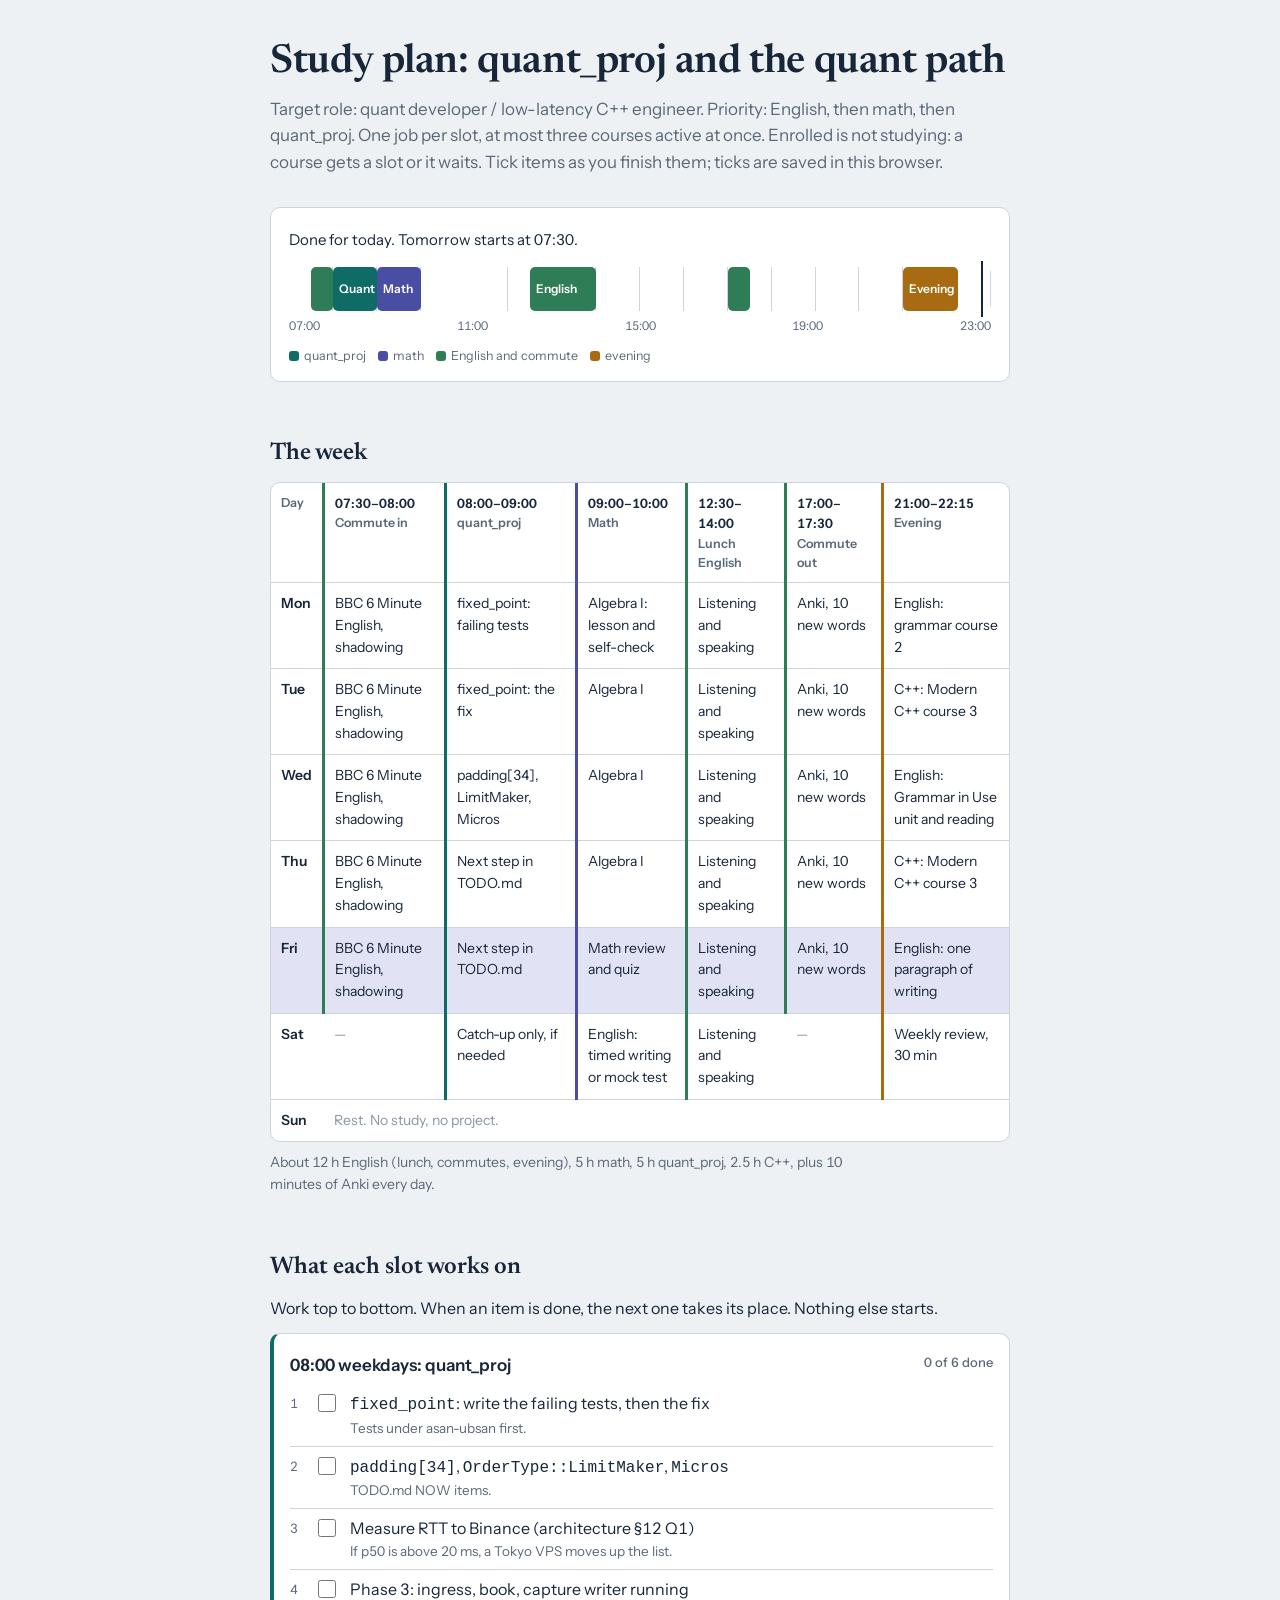
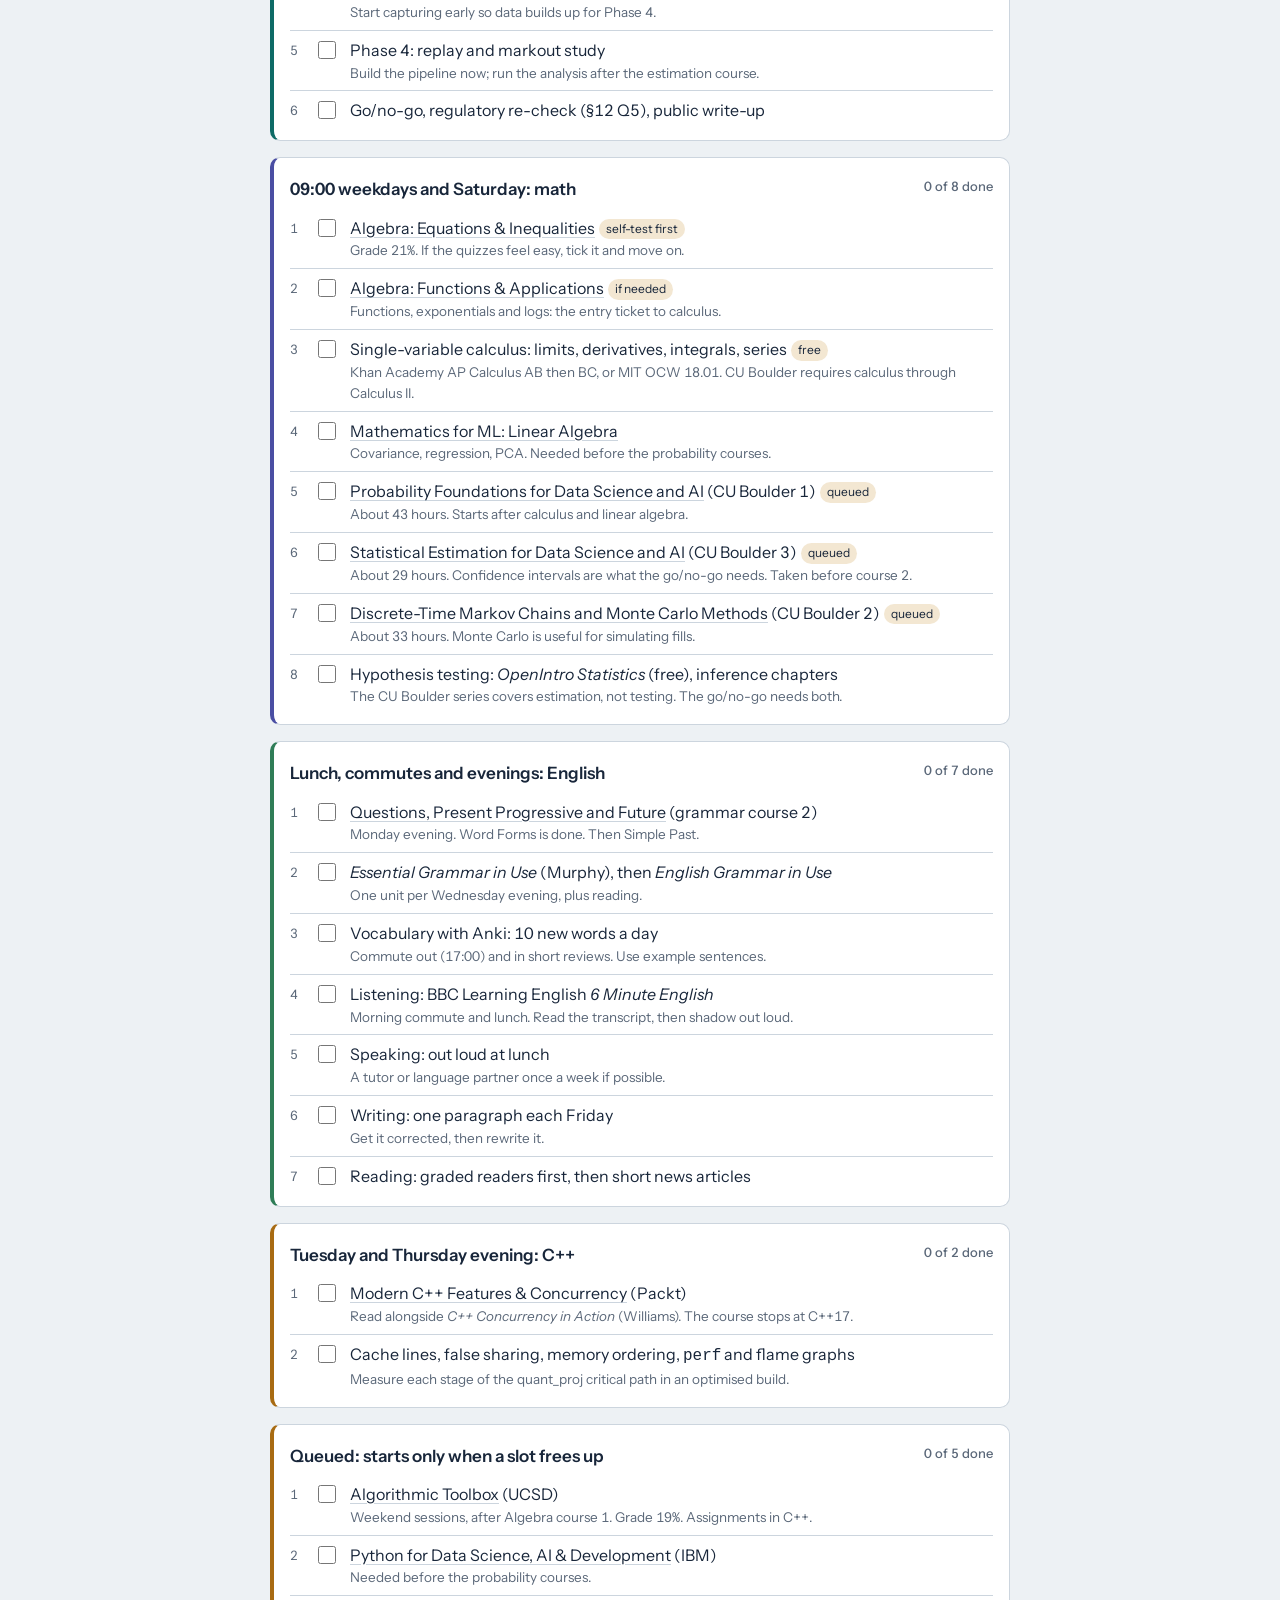
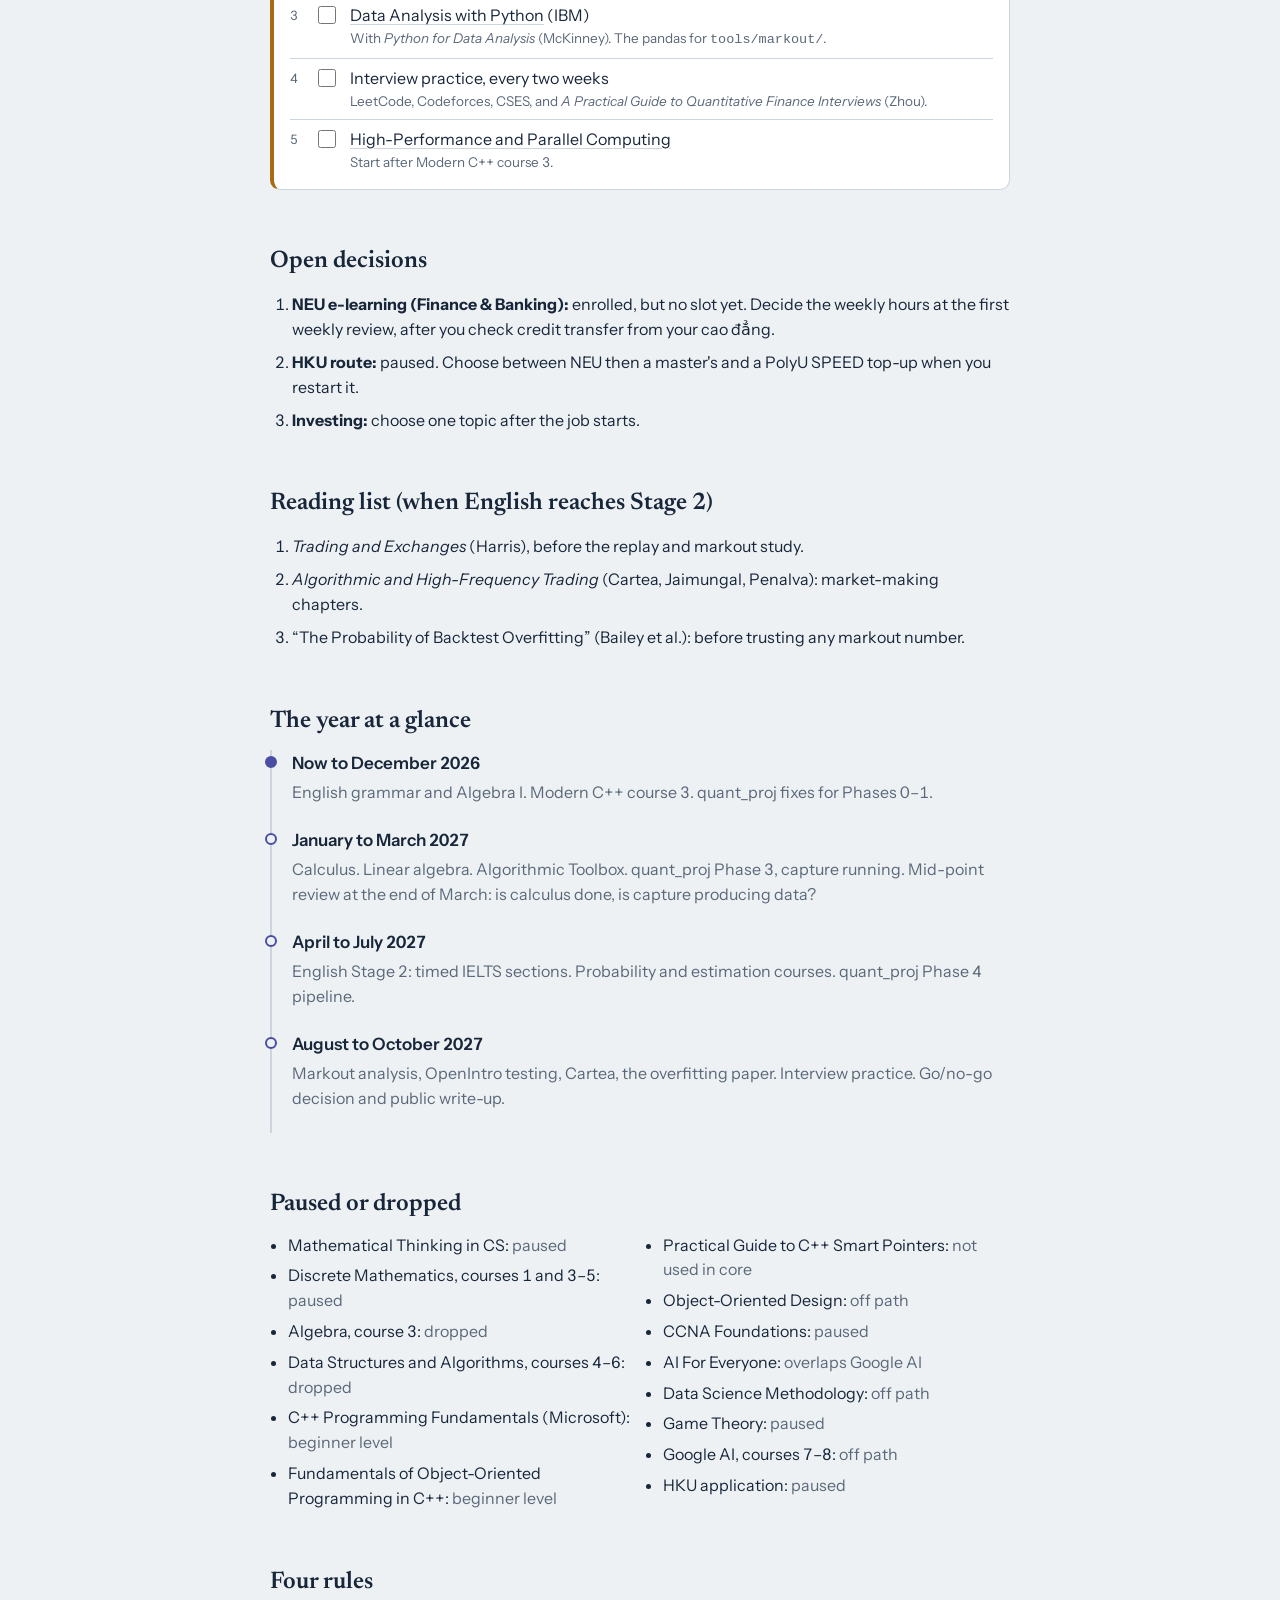
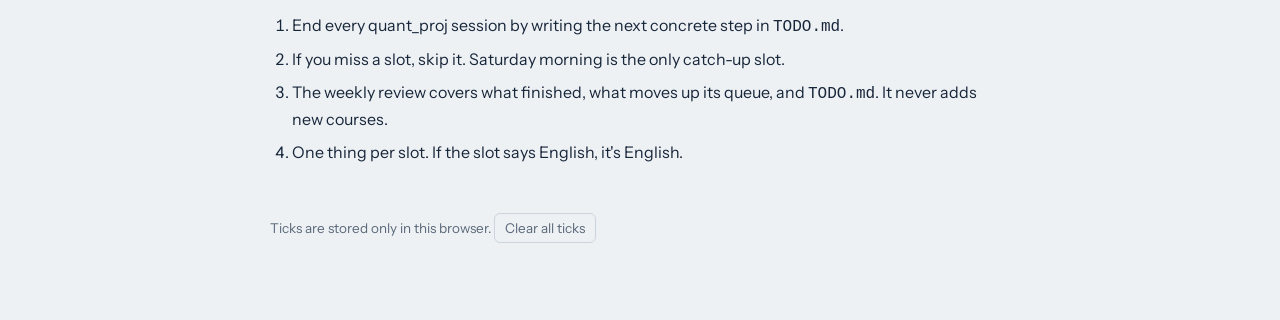
<file: content/posts/plan_learning/index.html>
<!DOCTYPE html>
<html lang="en">
<head>
<meta charset="utf-8">
<meta name="viewport" content="width=device-width, initial-scale=1, viewport-fit=cover">
<title>Study plan: quant_proj and the quant path</title>
<link rel="preconnect" href="https://fonts.googleapis.com">
<link rel="preconnect" href="https://fonts.gstatic.com" crossorigin>
<link href="https://fonts.googleapis.com/css2?family=Instrument+Sans:wght@400;500;600;700&family=Newsreader:opsz,wght@6..72,400;6..72,600&display=swap" rel="stylesheet">
<style>
:root{
  --bg:#EDF1F4; --surface:#FFFFFF; --ink:#18263A; --muted:#5B6879; --rule:#CCD5DE;
  --deep:#0E6B66; --math:#4A4EA3; --eng:#2F7D57; --eve:#A86B12; --rest:#8A94A3;
  --deep-soft:#D7ECEA; --math-soft:#E1E2F4; --eng-soft:#D9EEE2; --eve-soft:#F3E7D2;
  box-sizing:border-box;
  padding-top:env(safe-area-inset-top,0px);
  padding-bottom:env(safe-area-inset-bottom,0px);
}
@media (prefers-color-scheme:dark){
  :root:not([data-theme="light"]){
    --bg:#131A23; --surface:#1B2430; --ink:#E4EAF1; --muted:#9AA6B5; --rule:#2E3A48;
    --deep:#4FC2B9; --math:#9A9EF0; --eng:#6CC89A; --eve:#E2A64C; --rest:#6F7A89;
    --deep-soft:#173A39; --math-soft:#262850; --eng-soft:#173826; --eve-soft:#3A2E1A;
  }
}
:root[data-theme="dark"]{
  --bg:#131A23; --surface:#1B2430; --ink:#E4EAF1; --muted:#9AA6B5; --rule:#2E3A48;
  --deep:#4FC2B9; --math:#9A9EF0; --eng:#6CC89A; --eve:#E2A64C; --rest:#6F7A89;
  --deep-soft:#173A39; --math-soft:#262850; --eng-soft:#173826; --eve-soft:#3A2E1A;
}
*,*::before,*::after{box-sizing:border-box}
html{scroll-padding-top:env(safe-area-inset-top,0px)}
body{margin:0;background:var(--bg);color:var(--ink);
  font:400 16px/1.55 "Instrument Sans",system-ui,-apple-system,"Segoe UI",sans-serif;
  font-variant-numeric:tabular-nums}
main{max-width:780px;margin:0 auto;padding:40px 20px 72px}
h1{font:600 clamp(28px,5vw,40px)/1.15 "Newsreader",Georgia,serif;margin:0 0 10px;letter-spacing:-.01em}
h2{font:600 24px/1.25 "Newsreader",Georgia,serif;margin:56px 0 14px}
h3{font-size:17px;margin:28px 0 8px;font-weight:600}
p{margin:0 0 12px;max-width:68ch}
.lede{color:var(--muted);font-size:17px}
a{color:inherit;text-decoration-color:var(--rule);text-underline-offset:3px}
a:hover{text-decoration-color:currentColor}
:focus-visible{outline:2px solid var(--math);outline-offset:2px;border-radius:3px}

/* Day band */
.band{margin:32px 0 8px;background:var(--surface);border:1px solid var(--rule);border-radius:10px;padding:20px 18px 16px}
.now{font-size:15px;margin:0 0 16px;min-height:1.5em}
.now strong{font-weight:600}
.track{position:relative;height:44px;border-radius:6px;background:repeating-linear-gradient(90deg,transparent 0 calc(100%/16 - 1px),var(--rule) calc(100%/16 - 1px) calc(100%/16))}
.seg{position:absolute;top:0;bottom:0;border-radius:5px;display:flex;align-items:center;padding:0 6px;font-size:12px;font-weight:600;color:#fff;overflow:hidden;white-space:nowrap}
.seg.deep{background:var(--deep)} .seg.math{background:var(--math)} .seg.eng{background:var(--eng)} .seg.eve{background:var(--eve)}
.marker{position:absolute;top:-6px;bottom:-6px;width:2px;background:var(--ink);display:none}
.hours{display:flex;justify-content:space-between;font-size:12px;color:var(--muted);margin-top:6px}
.legend{display:flex;flex-wrap:wrap;gap:12px;font-size:12.5px;color:var(--muted);margin-top:10px}
.legend i{display:inline-block;width:10px;height:10px;border-radius:3px;margin-right:5px;vertical-align:-1px}

/* Week */
.scroll{overflow-x:auto;border:1px solid var(--rule);border-radius:10px;background:var(--surface)}
table{border-collapse:collapse;width:100%;min-width:700px;font-size:14px}
th,td{padding:10px 10px;text-align:left;border-bottom:1px solid var(--rule);vertical-align:top}
tr:last-child td{border-bottom:0}
thead th{font-weight:600;font-size:12.5px;color:var(--muted)}
thead th span{display:block;color:var(--ink);font-size:13px}
td.day{font-weight:600;width:52px}
.c-deep{border-left:3px solid var(--deep)} .c-math{border-left:3px solid var(--math)} .c-eng{border-left:3px solid var(--eng)} .c-eve{border-left:3px solid var(--eve)}
tr.today td{background:var(--math-soft)}
.restcell{color:var(--rest)}
.totals{color:var(--muted);font-size:14px;margin-top:10px}

/* Queues */
.queue{background:var(--surface);border:1px solid var(--rule);border-radius:10px;padding:6px 16px 10px;margin-bottom:16px}
.queue h3{margin:12px 0 2px;display:flex;justify-content:space-between;gap:12px;flex-wrap:wrap}
.queue h3 small{font-weight:500;color:var(--muted);font-size:13px}
.queue.deep{border-left:4px solid var(--deep)} .queue.math{border-left:4px solid var(--math)} .queue.eng{border-left:4px solid var(--eng)} .queue.eve{border-left:4px solid var(--eve)}
ol.items{list-style:none;counter-reset:q;padding:0;margin:6px 0 0}
ol.items li{counter-increment:q;display:grid;grid-template-columns:22px 26px 1fr;gap:6px;align-items:start;padding:7px 0;border-top:1px solid var(--rule)}
ol.items li:first-child{border-top:0}
ol.items li::before{content:counter(q);color:var(--muted);font-size:13px;padding-top:2px}
ol.items input{width:18px;height:18px;margin:3px 0 0;accent-color:var(--deep)}
ol.items li.done .t{text-decoration:line-through;color:var(--muted)}
.meta{display:block;color:var(--muted);font-size:13.5px}
.tag{display:inline-block;font-size:12px;padding:1px 7px;border-radius:999px;background:var(--eve-soft);margin-left:4px;vertical-align:1px}
.prog{font-size:13px;color:var(--muted)}

/* Timeline */
ol.time{list-style:none;padding:0;margin:0;border-left:2px solid var(--rule)}
ol.time li{position:relative;padding:0 0 22px 20px}
ol.time li::before{content:"";position:absolute;left:-7px;top:6px;width:12px;height:12px;border-radius:50%;background:var(--bg);border:2px solid var(--math)}
ol.time li.current::before{background:var(--math)}
ol.time h3{margin:0 0 4px}
ol.time p{color:var(--muted);margin:0}

.paused{columns:2 260px;column-gap:28px;padding-left:18px;margin:0}
.paused li{margin-bottom:6px;break-inside:avoid}
.paused .why{color:var(--muted)}
ol.rules{padding-left:22px} ol.rules li{margin-bottom:8px;max-width:68ch}
.foot{margin-top:48px;color:var(--muted);font-size:13.5px}
button.reset{font:inherit;font-size:13.5px;background:none;border:1px solid var(--rule);color:var(--muted);border-radius:6px;padding:4px 10px;cursor:pointer}
@media (prefers-reduced-motion:no-preference){ol.items li .t{transition:color .2s}}
</style>
</head>
<body>
<main>
<h1>Study plan: quant_proj and the quant path</h1>
<p class="lede">Target role: quant developer / low-latency C++ engineer. Priority: English, then math, then quant_proj. One job per slot, at most three courses active at once. Enrolled is not studying: a course gets a slot or it waits. Tick items as you finish them; ticks are saved in this browser.</p>

<section class="band" aria-label="Today's study slots">
  <p class="now" id="now">Loading today's plan…</p>
  <div class="track" id="track">
    <div class="seg eng" style="left:3.125%;width:3.125%"></div>
    <div class="seg deep" style="left:6.25%;width:6.25%">Quant</div>
    <div class="seg math" style="left:12.5%;width:6.25%">Math</div>
    <div class="seg eng" style="left:34.375%;width:9.375%">English</div>
    <div class="seg eng" style="left:62.5%;width:3.125%"></div>
    <div class="seg eve" style="left:87.5%;width:7.8125%">Evening</div>
    <div class="marker" id="marker"></div>
  </div>
  <div class="hours" aria-hidden="true"><span>07:00</span><span>11:00</span><span>15:00</span><span>19:00</span><span>23:00</span></div>
  <div class="legend" aria-hidden="true">
    <span><i style="background:var(--deep)"></i>quant_proj</span>
    <span><i style="background:var(--math)"></i>math</span>
    <span><i style="background:var(--eng)"></i>English and commute</span>
    <span><i style="background:var(--eve)"></i>evening</span>
  </div>
</section>

<h2>The week</h2>
<div class="scroll">
<table>
  <thead><tr>
    <th>Day</th>
    <th class="c-eng"><span>07:30–08:00</span>Commute in</th>
    <th class="c-deep"><span>08:00–09:00</span>quant_proj</th>
    <th class="c-math"><span>09:00–10:00</span>Math</th>
    <th class="c-eng"><span>12:30–14:00</span>Lunch English</th>
    <th class="c-eng"><span>17:00–17:30</span>Commute out</th>
    <th class="c-eve"><span>21:00–22:15</span>Evening</th>
  </tr></thead>
  <tbody id="week">
    <tr data-d="1"><td class="day">Mon</td><td class="c-eng">BBC 6 Minute English, shadowing</td><td class="c-deep">fixed_point: failing tests</td><td class="c-math">Algebra I: lesson and self-check</td><td class="c-eng">Listening and speaking</td><td class="c-eng">Anki, 10 new words</td><td class="c-eve">English: grammar course 2</td></tr>
    <tr data-d="2"><td class="day">Tue</td><td class="c-eng">BBC 6 Minute English, shadowing</td><td class="c-deep">fixed_point: the fix</td><td class="c-math">Algebra I</td><td class="c-eng">Listening and speaking</td><td class="c-eng">Anki, 10 new words</td><td class="c-eve">C++: Modern C++ course 3</td></tr>
    <tr data-d="3"><td class="day">Wed</td><td class="c-eng">BBC 6 Minute English, shadowing</td><td class="c-deep">padding[34], LimitMaker, Micros</td><td class="c-math">Algebra I</td><td class="c-eng">Listening and speaking</td><td class="c-eng">Anki, 10 new words</td><td class="c-eve">English: Grammar in Use unit and reading</td></tr>
    <tr data-d="4"><td class="day">Thu</td><td class="c-eng">BBC 6 Minute English, shadowing</td><td class="c-deep">Next step in TODO.md</td><td class="c-math">Algebra I</td><td class="c-eng">Listening and speaking</td><td class="c-eng">Anki, 10 new words</td><td class="c-eve">C++: Modern C++ course 3</td></tr>
    <tr data-d="5"><td class="day">Fri</td><td class="c-eng">BBC 6 Minute English, shadowing</td><td class="c-deep">Next step in TODO.md</td><td class="c-math">Math review and quiz</td><td class="c-eng">Listening and speaking</td><td class="c-eng">Anki, 10 new words</td><td class="c-eve">English: one paragraph of writing</td></tr>
    <tr data-d="6"><td class="day">Sat</td><td class="restcell">—</td><td class="c-deep">Catch-up only, if needed</td><td class="c-math">English: timed writing or mock test</td><td class="c-eng">Listening and speaking</td><td class="restcell">—</td><td class="c-eve">Weekly review, 30 min</td></tr>
    <tr data-d="0"><td class="day">Sun</td><td class="restcell" colspan="6">Rest. No study, no project.</td></tr>
  </tbody>
</table>
</div>
<p class="totals">About 12 h English (lunch, commutes, evening), 5 h math, 5 h quant_proj, 2.5 h C++, plus 10 minutes of Anki every day.</p>

<h2>What each slot works on</h2>
<p>Work top to bottom. When an item is done, the next one takes its place. Nothing else starts.</p>

<div class="queue deep">
  <h3>08:00 weekdays: quant_proj <small class="prog" data-prog="deep"></small></h3>
  <ol class="items" data-q="deep">
    <li><input type="checkbox" aria-label="Done"><span class="t"><code>fixed_point</code>: write the failing tests, then the fix<span class="meta">Tests under asan-ubsan first.</span></span></li>
    <li><input type="checkbox" aria-label="Done"><span class="t"><code>padding[34]</code>, <code>OrderType::LimitMaker</code>, <code>Micros</code><span class="meta">TODO.md NOW items.</span></span></li>
    <li><input type="checkbox" aria-label="Done"><span class="t">Measure RTT to Binance (architecture §12 Q1)<span class="meta">If p50 is above 20 ms, a Tokyo VPS moves up the list.</span></span></li>
    <li><input type="checkbox" aria-label="Done"><span class="t">Phase 3: ingress, book, capture writer running<span class="meta">Start capturing early so data builds up for Phase 4.</span></span></li>
    <li><input type="checkbox" aria-label="Done"><span class="t">Phase 4: replay and markout study<span class="meta">Build the pipeline now; run the analysis after the estimation course.</span></span></li>
    <li><input type="checkbox" aria-label="Done"><span class="t">Go/no-go, regulatory re-check (§12 Q5), public write-up</span></li>
  </ol>
</div>

<div class="queue math">
  <h3>09:00 weekdays and Saturday: math <small class="prog" data-prog="math"></small></h3>
  <ol class="items" data-q="math">
    <li><input type="checkbox" aria-label="Done"><span class="t"><a href="https://www.coursera.org/learn/algebra-i/home/welcome">Algebra: Equations &amp; Inequalities</a><span class="tag">self-test first</span><span class="meta">Grade 21%. If the quizzes feel easy, tick it and move on.</span></span></li>
    <li><input type="checkbox" aria-label="Done"><span class="t"><a href="https://www.coursera.org/learn/algebra-ii/home/welcome">Algebra: Functions &amp; Applications</a><span class="tag">if needed</span><span class="meta">Functions, exponentials and logs: the entry ticket to calculus.</span></span></li>
    <li><input type="checkbox" aria-label="Done"><span class="t">Single-variable calculus: limits, derivatives, integrals, series<span class="tag">free</span><span class="meta">Khan Academy AP Calculus AB then BC, or MIT OCW 18.01. CU Boulder requires calculus through Calculus II.</span></span></li>
    <li><input type="checkbox" aria-label="Done"><span class="t"><a href="https://www.coursera.org/learn/linear-algebra-machine-learning/home/welcome">Mathematics for ML: Linear Algebra</a><span class="meta">Covariance, regression, PCA. Needed before the probability courses.</span></span></li>
    <li><input type="checkbox" aria-label="Done"><span class="t"><a href="https://www.coursera.org/learn/probability-theory-foundation-for-data-science?specialization=foundations-probability-statistics">Probability Foundations for Data Science and AI</a> (CU Boulder 1)<span class="tag">queued</span><span class="meta">About 43 hours. Starts after calculus and linear algebra.</span></span></li>
    <li><input type="checkbox" aria-label="Done"><span class="t"><a href="https://www.coursera.org/learn/statistical-inference-for-estimation-in-data-science?specialization=foundations-probability-statistics">Statistical Estimation for Data Science and AI</a> (CU Boulder 3)<span class="tag">queued</span><span class="meta">About 29 hours. Confidence intervals are what the go/no-go needs. Taken before course 2.</span></span></li>
    <li><input type="checkbox" aria-label="Done"><span class="t"><a href="https://www.coursera.org/learn/discrete-time-markov-chains-monte-carlo-methods?specialization=foundations-probability-statistics">Discrete-Time Markov Chains and Monte Carlo Methods</a> (CU Boulder 2)<span class="tag">queued</span><span class="meta">About 33 hours. Monte Carlo is useful for simulating fills.</span></span></li>
    <li><input type="checkbox" aria-label="Done"><span class="t">Hypothesis testing: <em>OpenIntro Statistics</em> (free), inference chapters<span class="meta">The CU Boulder series covers estimation, not testing. The go/no-go needs both.</span></span></li>
  </ol>
</div>

<div class="queue eng">
  <h3>Lunch, commutes and evenings: English <small class="prog" data-prog="eng"></small></h3>
  <ol class="items" data-q="eng">
    <li><input type="checkbox" aria-label="Done"><span class="t"><a href="https://www.coursera.org/learn/questions-present-progressive-future-tenses/home/welcome">Questions, Present Progressive and Future</a> (grammar course 2)<span class="meta">Monday evening. Word Forms is done. Then Simple Past.</span></span></li>
    <li><input type="checkbox" aria-label="Done"><span class="t"><em>Essential Grammar in Use</em> (Murphy), then <em>English Grammar in Use</em><span class="meta">One unit per Wednesday evening, plus reading.</span></span></li>
    <li><input type="checkbox" aria-label="Done"><span class="t">Vocabulary with Anki: 10 new words a day<span class="meta">Commute out (17:00) and in short reviews. Use example sentences.</span></span></li>
    <li><input type="checkbox" aria-label="Done"><span class="t">Listening: BBC Learning English <em>6 Minute English</em><span class="meta">Morning commute and lunch. Read the transcript, then shadow out loud.</span></span></li>
    <li><input type="checkbox" aria-label="Done"><span class="t">Speaking: out loud at lunch<span class="meta">A tutor or language partner once a week if possible.</span></span></li>
    <li><input type="checkbox" aria-label="Done"><span class="t">Writing: one paragraph each Friday<span class="meta">Get it corrected, then rewrite it.</span></span></li>
    <li><input type="checkbox" aria-label="Done"><span class="t">Reading: graded readers first, then short news articles</span></li>
  </ol>
</div>

<div class="queue eve">
  <h3>Tuesday and Thursday evening: C++ <small class="prog" data-prog="cpp"></small></h3>
  <ol class="items" data-q="cpp">
    <li><input type="checkbox" aria-label="Done"><span class="t"><a href="https://www.coursera.org/learn/packt-modern-cplusplus-features-concurrency-djj1a/home/welcome">Modern C++ Features &amp; Concurrency</a> (Packt)<span class="meta">Read alongside <em>C++ Concurrency in Action</em> (Williams). The course stops at C++17.</span></span></li>
    <li><input type="checkbox" aria-label="Done"><span class="t">Cache lines, false sharing, memory ordering, <code>perf</code> and flame graphs<span class="meta">Measure each stage of the quant_proj critical path in an optimised build.</span></span></li>
  </ol>
</div>

<div class="queue eve">
  <h3>Queued: starts only when a slot frees up <small class="prog" data-prog="queue"></small></h3>
  <ol class="items" data-q="queue">
    <li><input type="checkbox" aria-label="Done"><span class="t"><a href="https://www.coursera.org/learn/algorithmic-toolbox/home/welcome">Algorithmic Toolbox</a> (UCSD)<span class="meta">Weekend sessions, after Algebra course 1. Grade 19%. Assignments in C++.</span></span></li>
    <li><input type="checkbox" aria-label="Done"><span class="t"><a href="https://www.coursera.org/learn/python-for-applied-data-science-ai/home/welcome">Python for Data Science, AI &amp; Development</a> (IBM)<span class="meta">Needed before the probability courses.</span></span></li>
    <li><input type="checkbox" aria-label="Done"><span class="t"><a href="https://www.coursera.org/learn/data-analysis-with-python/home/welcome">Data Analysis with Python</a> (IBM)<span class="meta">With <em>Python for Data Analysis</em> (McKinney). The pandas for <code>tools/markout/</code>.</span></span></li>
    <li><input type="checkbox" aria-label="Done"><span class="t">Interview practice, every two weeks<span class="meta">LeetCode, Codeforces, CSES, and <em>A Practical Guide to Quantitative Finance Interviews</em> (Zhou).</span></span></li>
    <li><input type="checkbox" aria-label="Done"><span class="t"><a href="https://www.coursera.org/specializations/high-performance-parallel-computing">High-Performance and Parallel Computing</a><span class="meta">Start after Modern C++ course 3.</span></span></li>
  </ol>
</div>

<h2>Open decisions</h2>
<ol class="rules">
  <li><strong>NEU e-learning (Finance &amp; Banking):</strong> enrolled, but no slot yet. Decide the weekly hours at the first weekly review, after you check credit transfer from your cao đẳng.</li>
  <li><strong>HKU route:</strong> paused. Choose between NEU then a master's and a PolyU SPEED top-up when you restart it.</li>
  <li><strong>Investing:</strong> choose one topic after the job starts.</li>
</ol>

<h2>Reading list (when English reaches Stage 2)</h2>
<ol class="rules">
  <li><em>Trading and Exchanges</em> (Harris), before the replay and markout study.</li>
  <li><em>Algorithmic and High-Frequency Trading</em> (Cartea, Jaimungal, Penalva): market-making chapters.</li>
  <li>“The Probability of Backtest Overfitting” (Bailey et al.): before trusting any markout number.</li>
</ol>

<h2>The year at a glance</h2>
<ol class="time">
  <li class="current"><h3>Now to December 2026</h3><p>English grammar and Algebra I. Modern C++ course 3. quant_proj fixes for Phases 0–1.</p></li>
  <li><h3>January to March 2027</h3><p>Calculus. Linear algebra. Algorithmic Toolbox. quant_proj Phase 3, capture running. Mid-point review at the end of March: is calculus done, is capture producing data?</p></li>
  <li><h3>April to July 2027</h3><p>English Stage 2: timed IELTS sections. Probability and estimation courses. quant_proj Phase 4 pipeline.</p></li>
  <li><h3>August to October 2027</h3><p>Markout analysis, OpenIntro testing, Cartea, the overfitting paper. Interview practice. Go/no-go decision and public write-up.</p></li>
</ol>

<h2>Paused or dropped</h2>
<ul class="paused">
  <li>Mathematical Thinking in CS: <span class="why">paused</span></li>
  <li>Discrete Mathematics, courses 1 and 3–5: <span class="why">paused</span></li>
  <li>Algebra, course 3: <span class="why">dropped</span></li>
  <li>Data Structures and Algorithms, courses 4–6: <span class="why">dropped</span></li>
  <li>C++ Programming Fundamentals (Microsoft): <span class="why">beginner level</span></li>
  <li>Fundamentals of Object-Oriented Programming in C++: <span class="why">beginner level</span></li>
  <li>Practical Guide to C++ Smart Pointers: <span class="why">not used in core</span></li>
  <li>Object-Oriented Design: <span class="why">off path</span></li>
  <li>CCNA Foundations: <span class="why">paused</span></li>
  <li>AI For Everyone: <span class="why">overlaps Google AI</span></li>
  <li>Data Science Methodology: <span class="why">off path</span></li>
  <li>Game Theory: <span class="why">paused</span></li>
  <li>Google AI, courses 7–8: <span class="why">off path</span></li>
  <li>HKU application: <span class="why">paused</span></li>
</ul>

<h2>Four rules</h2>
<ol class="rules">
  <li>End every quant_proj session by writing the next concrete step in <code>TODO.md</code>.</li>
  <li>If you miss a slot, skip it. Saturday morning is the only catch-up slot.</li>
  <li>The weekly review covers what finished, what moves up its queue, and <code>TODO.md</code>. It never adds new courses.</li>
  <li>One thing per slot. If the slot says English, it's English.</li>
</ol>

<p class="foot">Ticks are stored only in this browser. <button class="reset" id="reset" type="button">Clear all ticks</button></p>
</main>

<script>
(function(){
  var KEY="quant-plan-v3";
  var state={}, progs=[];
  try{state=JSON.parse(localStorage.getItem(KEY)||"{}")||{};}catch(e){state={};}
  function save(){try{localStorage.setItem(KEY,JSON.stringify(state));}catch(e){}}

  document.querySelectorAll("ol.items").forEach(function(ol){
    var q=ol.getAttribute("data-q");
    var items=ol.querySelectorAll("li");
    function prog(){
      var n=0; items.forEach(function(li){if(li.classList.contains("done"))n++;});
      var el=document.querySelector('[data-prog="'+q+'"]');
      if(el) el.textContent=n+" of "+items.length+" done";
    }
    items.forEach(function(li,i){
      var id=q+"-"+i, cb=li.querySelector("input");
      if(state[id]){cb.checked=true;li.classList.add("done");}
      cb.addEventListener("change",function(){
        state[id]=cb.checked; li.classList.toggle("done",cb.checked); save(); prog();
      });
    });
    prog(); progs.push(prog);
  });

  document.getElementById("reset").addEventListener("click",function(){
    state={}; try{localStorage.removeItem(KEY);}catch(e){}
    document.querySelectorAll("ol.items li").forEach(function(li){li.classList.remove("done");li.querySelector("input").checked=false;});
    progs.forEach(function(f){f();});
  });

  // Slot order: 0 commute in, 1 quant_proj, 2 math, 3 lunch English, 4 commute out, 5 evening
  var plan={
    1:["BBC 6 Minute English","quant_proj: fixed_point tests","Algebra I","Listening and speaking","Anki, 10 new words","English: grammar course 2"],
    2:["BBC 6 Minute English","quant_proj: fixed_point fix","Algebra I","Listening and speaking","Anki, 10 new words","C++: Modern C++ course 3"],
    3:["BBC 6 Minute English","quant_proj: padding, LimitMaker, Micros","Algebra I","Listening and speaking","Anki, 10 new words","English: Grammar in Use and reading"],
    4:["BBC 6 Minute English","quant_proj: next TODO.md step","Algebra I","Listening and speaking","Anki, 10 new words","C++: Modern C++ course 3"],
    5:["BBC 6 Minute English","quant_proj: next TODO.md step","Math review and quiz","Listening and speaking","Anki, 10 new words","English: one paragraph of writing"],
    6:[null,"quant_proj catch-up, if needed","English: timed writing or mock test","Listening and speaking",null,"Weekly review, 30 min"],
    0:[null,null,null,null,null,null]
  };
  var slots=[
    {s:7*60+30,e:8*60,n:"07:30"},
    {s:8*60,e:9*60,n:"08:00"},
    {s:9*60,e:10*60,n:"09:00"},
    {s:12*60+30,e:14*60,n:"12:30"},
    {s:17*60,e:17*60+30,n:"17:00"},
    {s:21*60,e:22*60+15,n:"21:00"}
  ];
  function hhmm(t){return String(Math.floor(t/60)).padStart(2,"0")+":"+String(t%60).padStart(2,"0");}
  function tick(){
    var d=new Date(), wd=d.getDay(), m=d.getHours()*60+d.getMinutes();
    var row=document.querySelector('#week tr[data-d="'+wd+'"]');
    document.querySelectorAll("#week tr").forEach(function(r){r.classList.remove("today");});
    if(row) row.classList.add("today");
    var now=document.getElementById("now"), p=plan[wd], msg;
    if(wd===0){msg="Sunday: <strong>rest day</strong>.";}
    else{
      var cur=-1,next=-1;
      for(var i=0;i<6;i++){
        if(m>=slots[i].s&&m<slots[i].e&&p[i]) cur=i;
        if(next<0&&m<slots[i].s&&p[i]) next=i;
      }
      if(cur>=0) msg="Now: <strong>"+p[cur]+"</strong>, until "+hhmm(slots[cur].e)+".";
      else if(next>=0) msg="Next: <strong>"+p[next]+"</strong> at "+slots[next].n+".";
      else msg="Done for today. Tomorrow starts at 07:30.";
    }
    now.innerHTML=msg;
    var mk=document.getElementById("marker"), lo=7*60, hi=23*60;
    if(m>=lo&&m<=hi){mk.style.left=((m-lo)/(hi-lo)*100)+"%";mk.style.display="block";}else mk.style.display="none";
  }
  tick(); setInterval(tick,60000);
})();
</script>
</body>
</html>
</file>
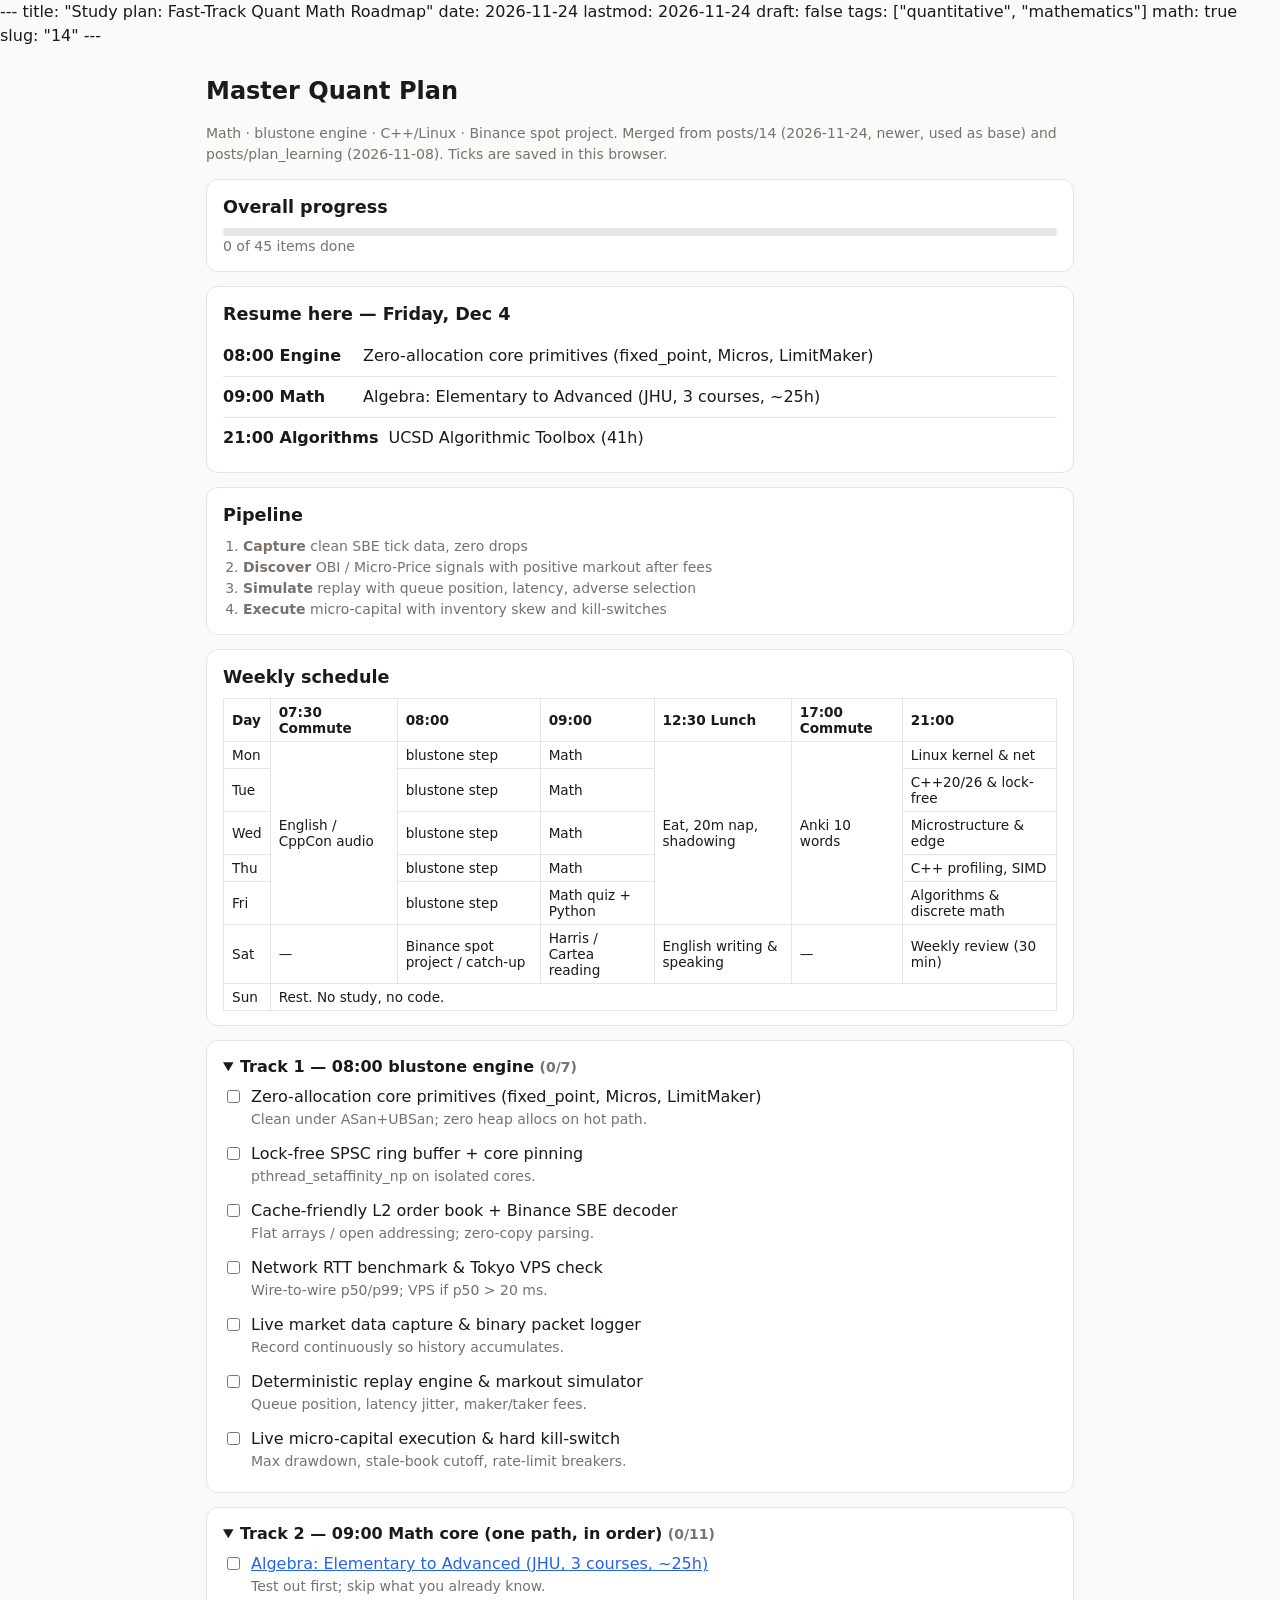
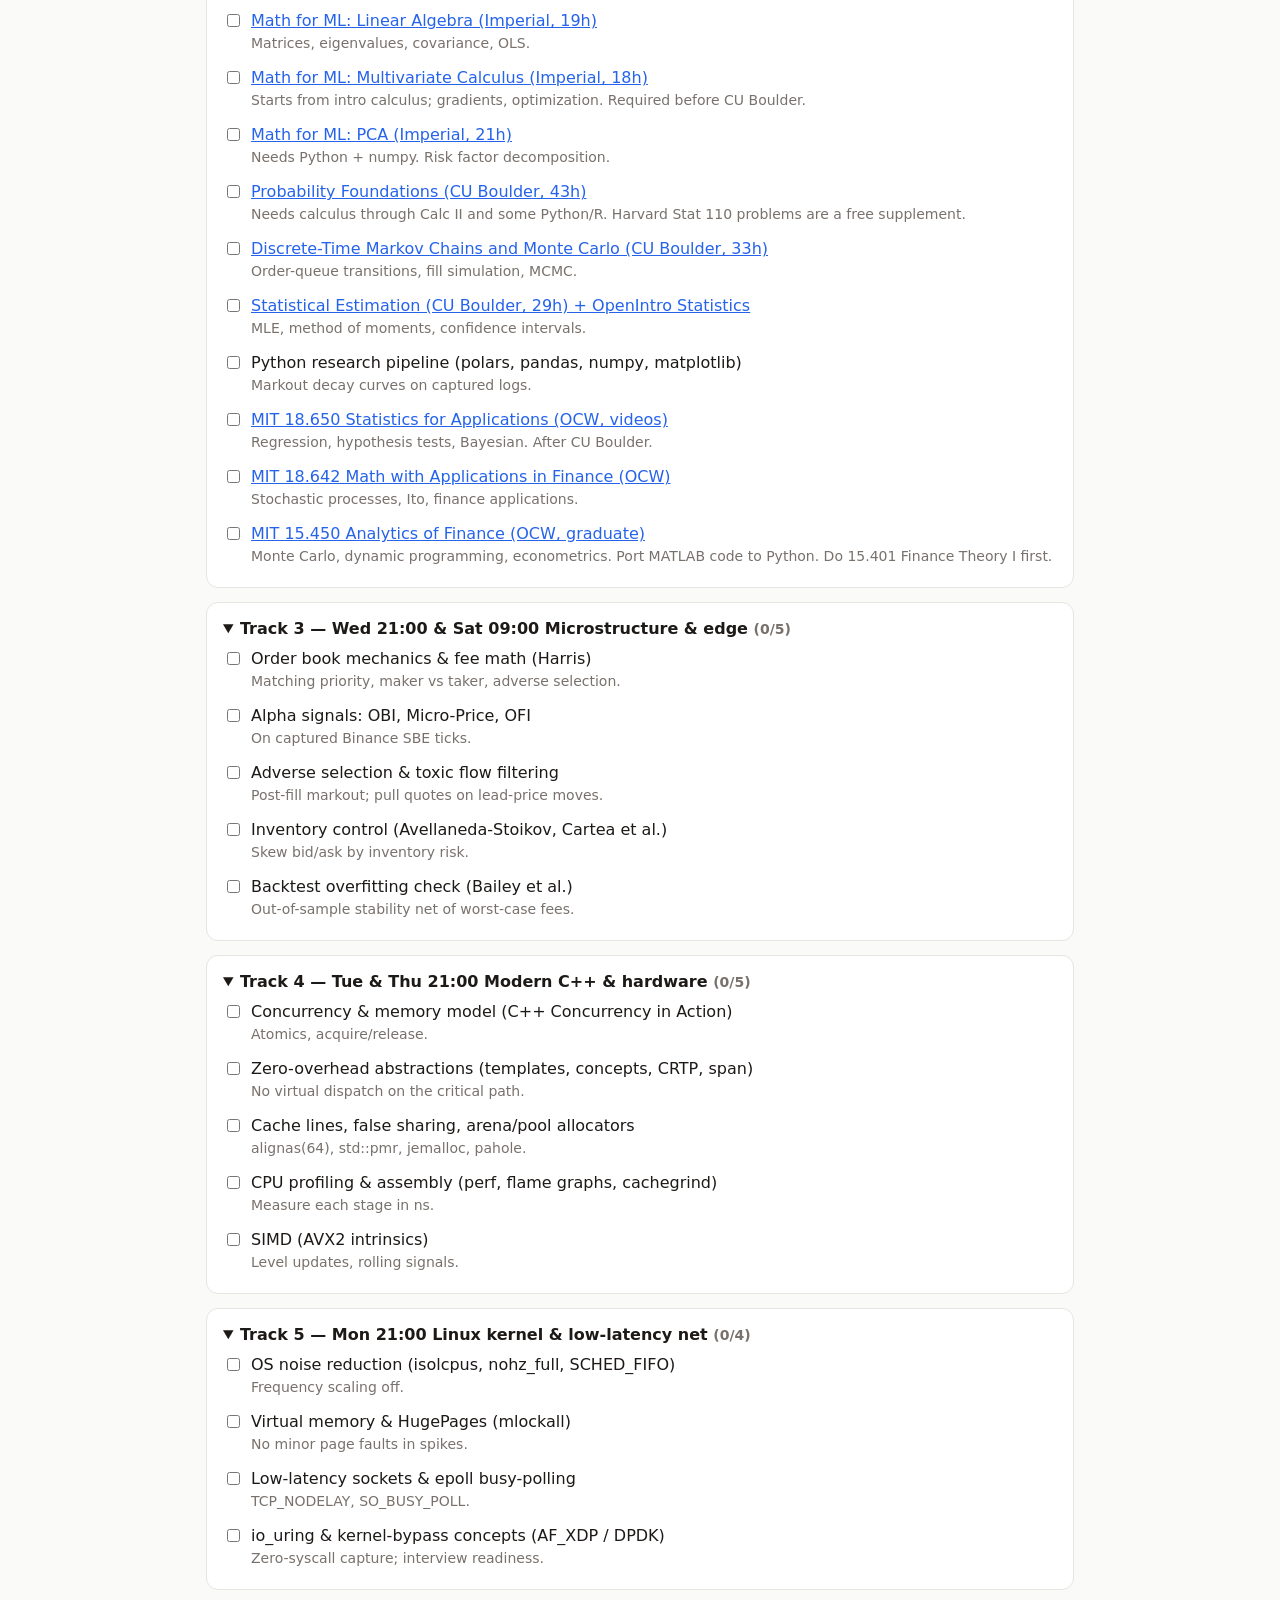
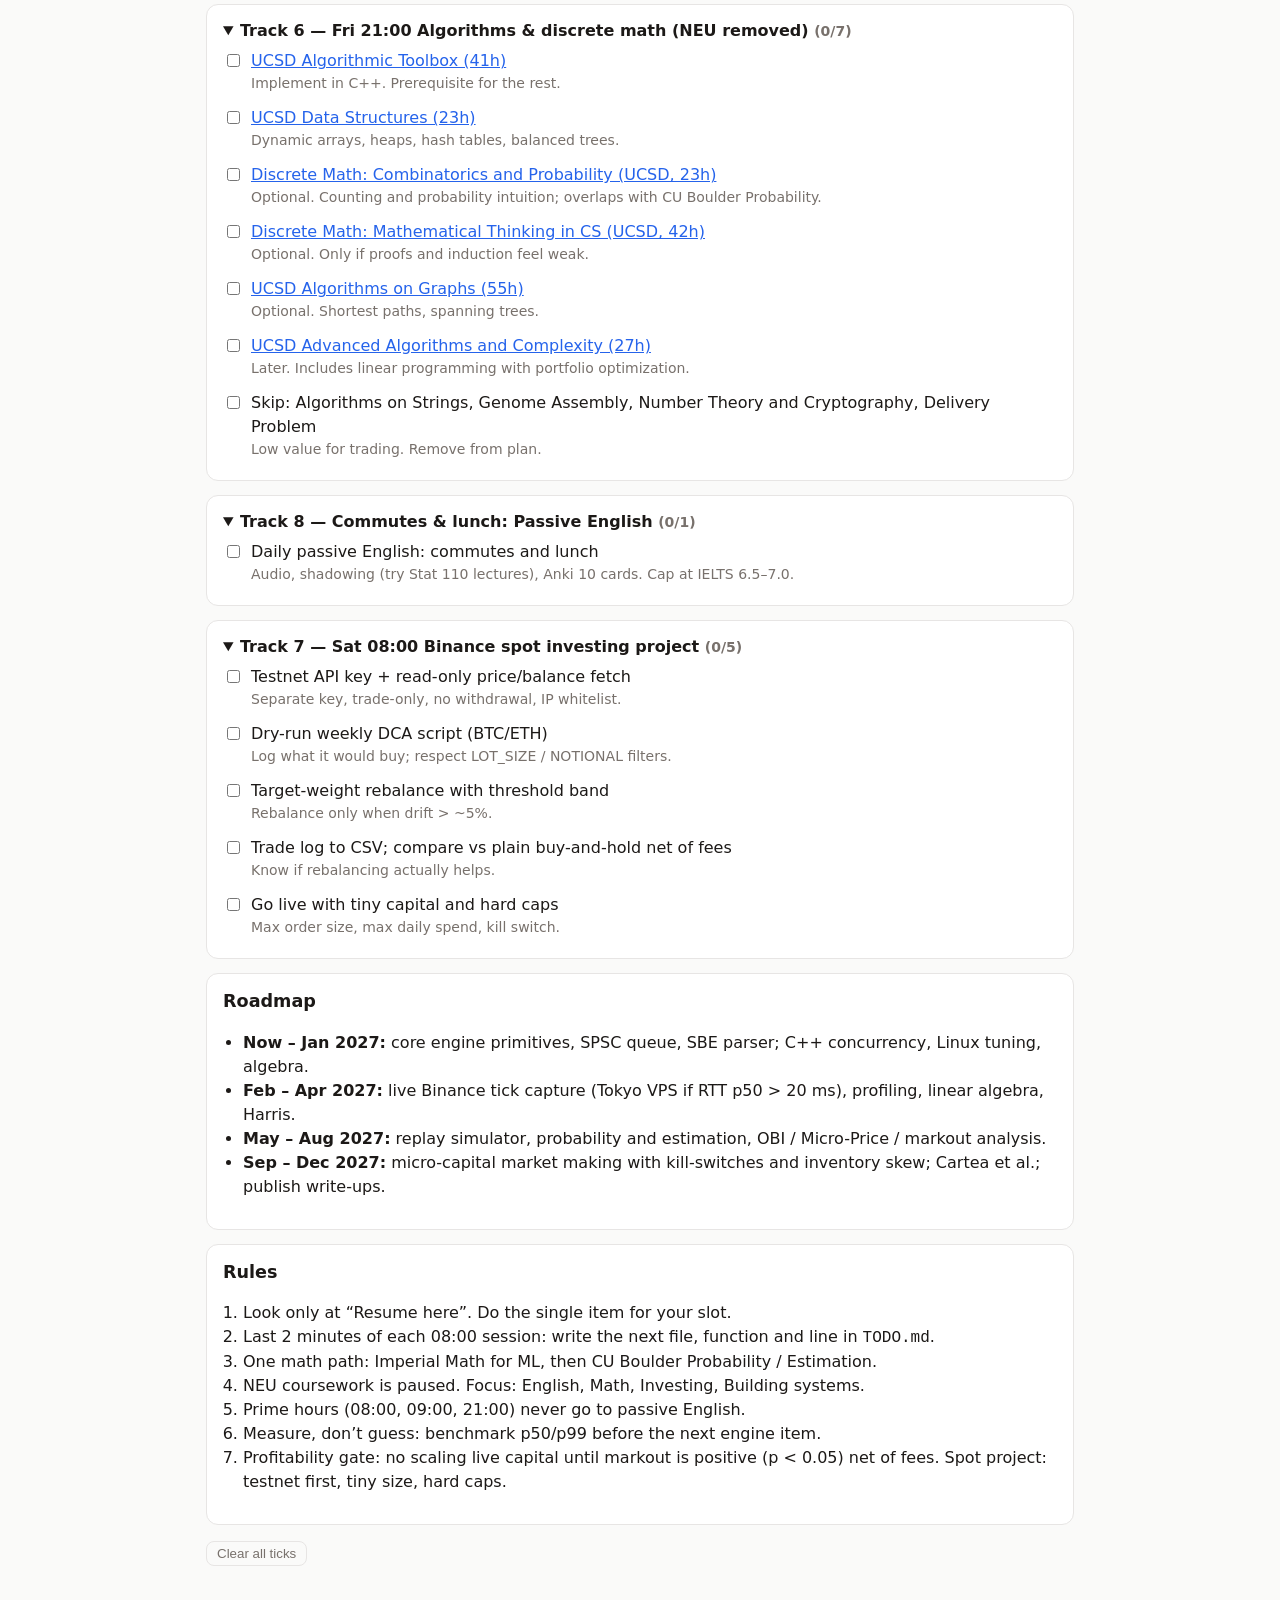
<file: quant-plan.html>
---
title: "Study plan: Fast-Track Quant Math Roadmap"
date: 2026-11-24
lastmod: 2026-11-24
draft: false
tags: ["quantitative", "mathematics"]
math: true
slug: "14"
---


<!DOCTYPE html>
<html lang="en"><head><meta charset="utf-8">
<meta name="viewport" content="width=device-width,initial-scale=1">
<title>Master Quant Plan: Math, blustone &amp; Binance Spot</title>
<style>
:root{--bg:#fafaf9;--card:#fff;--tx:#1c1917;--mu:#78716c;--bd:#e7e5e4;--ac:#2563eb;--ok:#16a34a}
@media (prefers-color-scheme:dark){:root:not([data-theme=light]){--bg:#141413;--card:#1e1e1c;--tx:#f5f5f4;--mu:#a8a29e;--bd:#33312e;--ac:#60a5fa;--ok:#4ade80}}
*{box-sizing:border-box}body{margin:0;background:var(--bg);color:var(--tx);font:16px/1.5 system-ui,sans-serif}
main{max-width:900px;margin:auto;padding:20px 16px 60px}
h1{font-size:1.5rem;margin:.2em 0}h2{font-size:1.1rem;margin:0 0 8px}
.card{background:var(--card);border:1px solid var(--bd);border-radius:12px;padding:14px 16px;margin:14px 0}
.mu{color:var(--mu);font-size:.875rem}
.bar{height:8px;background:var(--bd);border-radius:4px;overflow:hidden}.bar i{display:block;height:100%;background:var(--ok);width:0}
.slot{display:flex;gap:10px;padding:8px 0;border-top:1px solid var(--bd)}.slot:first-of-type{border-top:0}
.slot b{min-width:130px}
label{display:flex;gap:8px;padding:6px 0;cursor:pointer;align-items:flex-start}
label.done span{text-decoration:line-through;color:var(--mu)}
input{margin-top:5px}
details{margin:10px 0}summary{cursor:pointer;font-weight:600}
.tbl{overflow-x:auto}table{border-collapse:collapse;font-size:.85rem;min-width:640px}
td,th{border:1px solid var(--bd);padding:5px 8px;text-align:left}
button{background:none;border:1px solid var(--bd);color:var(--mu);border-radius:8px;padding:4px 10px;cursor:pointer}
ol,ul{padding-left:20px}a{color:var(--ac)}
</style></head><body><main>
<h1>Master Quant Plan</h1>
<p class="mu">Math · blustone engine · C++/Linux · Binance spot project. Merged from posts/14 (2026-11-24, newer, used as base) and posts/plan_learning (2026-11-08). Ticks are saved in this browser.</p>

<div class="card"><h2>Overall progress</h2><div class="bar"><i id="pb"></i></div><div class="mu" id="pt"></div></div>

<div class="card"><h2>Resume here — <span id="today"></span></h2><div id="resume"></div></div>

<div class="card"><h2>Pipeline</h2><ol class="mu" style="margin:0">
<li><b>Capture</b> clean SBE tick data, zero drops</li><li><b>Discover</b> OBI / Micro-Price signals with positive markout after fees</li>
<li><b>Simulate</b> replay with queue position, latency, adverse selection</li><li><b>Execute</b> micro-capital with inventory skew and kill-switches</li></ol></div>

<div class="card"><h2>Weekly schedule</h2><div class="tbl"><table>
<tr><th>Day</th><th>07:30 Commute</th><th>08:00</th><th>09:00</th><th>12:30 Lunch</th><th>17:00 Commute</th><th>21:00</th></tr>
<tr><td>Mon</td><td rowspan=5>English / CppCon audio</td><td>blustone step</td><td>Math</td><td rowspan=5>Eat, 20m nap, shadowing</td><td rowspan=5>Anki 10 words</td><td>Linux kernel &amp; net</td></tr>
<tr><td>Tue</td><td>blustone step</td><td>Math</td><td>C++20/26 &amp; lock-free</td></tr>
<tr><td>Wed</td><td>blustone step</td><td>Math</td><td>Microstructure &amp; edge</td></tr>
<tr><td>Thu</td><td>blustone step</td><td>Math</td><td>C++ profiling, SIMD</td></tr>
<tr><td>Fri</td><td>blustone step</td><td>Math quiz + Python</td><td>Algorithms &amp; discrete math</td></tr>
<tr><td>Sat</td><td>—</td><td>Binance spot project / catch-up</td><td>Harris / Cartea reading</td><td>English writing &amp; speaking</td><td>—</td><td>Weekly review (30 min)</td></tr>
<tr><td>Sun</td><td colspan=6>Rest. No study, no code.</td></tr></table></div></div>

<div id="tracks"></div>

<div class="card"><h2>Roadmap</h2><ul>
<li><b>Now – Jan 2027:</b> core engine primitives, SPSC queue, SBE parser; C++ concurrency, Linux tuning, algebra.</li>
<li><b>Feb – Apr 2027:</b> live Binance tick capture (Tokyo VPS if RTT p50 &gt; 20 ms), profiling, linear algebra, Harris.</li>
<li><b>May – Aug 2027:</b> replay simulator, probability and estimation, OBI / Micro-Price / markout analysis.</li>
<li><b>Sep – Dec 2027:</b> micro-capital market making with kill-switches and inventory skew; Cartea et al.; publish write-ups.</li></ul></div>

<div class="card"><h2>Rules</h2><ol>
<li>Look only at “Resume here”. Do the single item for your slot.</li>
<li>Last 2 minutes of each 08:00 session: write the next file, function and line in <code>TODO.md</code>.</li>
<li>One math path: Imperial Math for ML, then CU Boulder Probability / Estimation.</li>
<li>NEU coursework is paused. Focus: English, Math, Investing, Building systems.</li>
<li>Prime hours (08:00, 09:00, 21:00) never go to passive English.</li>
<li>Measure, don’t guess: benchmark p50/p99 before the next engine item.</li>
<li>Profitability gate: no scaling live capital until markout is positive (p &lt; 0.05) net of fees. Spot project: testnet first, tiny size, hard caps.</li></ol></div>

<p><button id="reset">Clear all ticks</button></p>
</main>
<script>
const T=[
{id:'eng',n:'Track 1 — 08:00 blustone engine',s:[
['Zero-allocation core primitives (fixed_point, Micros, LimitMaker)','Clean under ASan+UBSan; zero heap allocs on hot path.'],
['Lock-free SPSC ring buffer + core pinning','pthread_setaffinity_np on isolated cores.'],
['Cache-friendly L2 order book + Binance SBE decoder','Flat arrays / open addressing; zero-copy parsing.'],
['Network RTT benchmark & Tokyo VPS check','Wire-to-wire p50/p99; VPS if p50 > 20 ms.'],
['Live market data capture & binary packet logger','Record continuously so history accumulates.'],
['Deterministic replay engine & markout simulator','Queue position, latency jitter, maker/taker fees.'],
['Live micro-capital execution & hard kill-switch','Max drawdown, stale-book cutoff, rate-limit breakers.']]},
{id:'math',n:'Track 2 — 09:00 Math core (one path, in order)',s:[
['Algebra: Elementary to Advanced (JHU, 3 courses, ~25h)','Test out first; skip what you already know.','https://www.coursera.org/specializations/algebra-elementary-to-advanced'],
['Math for ML: Linear Algebra (Imperial, 19h)','Matrices, eigenvalues, covariance, OLS.','https://www.coursera.org/learn/linear-algebra-machine-learning'],
['Math for ML: Multivariate Calculus (Imperial, 18h)','Starts from intro calculus; gradients, optimization. Required before CU Boulder.','https://www.coursera.org/learn/multivariate-calculus-machine-learning'],
['Math for ML: PCA (Imperial, 21h)','Needs Python + numpy. Risk factor decomposition.','https://www.coursera.org/learn/pca-machine-learning'],
['Probability Foundations (CU Boulder, 43h)','Needs calculus through Calc II and some Python/R. Harvard Stat 110 problems are a free supplement.','https://www.coursera.org/learn/probability-theory-foundation-for-data-science'],
['Discrete-Time Markov Chains and Monte Carlo (CU Boulder, 33h)','Order-queue transitions, fill simulation, MCMC.','https://www.coursera.org/learn/discrete-time-markov-chains-monte-carlo-methods'],
['Statistical Estimation (CU Boulder, 29h) + OpenIntro Statistics','MLE, method of moments, confidence intervals.','https://www.coursera.org/learn/statistical-inference-for-estimation-in-data-science'],
['Python research pipeline (polars, pandas, numpy, matplotlib)','Markout decay curves on captured logs.'],
['MIT 18.650 Statistics for Applications (OCW, videos)','Regression, hypothesis tests, Bayesian. After CU Boulder.','https://ocw.mit.edu/courses/18-650-statistics-for-applications-fall-2016/'],
['MIT 18.642 Math with Applications in Finance (OCW)','Stochastic processes, Ito, finance applications.','https://ocw.mit.edu/courses/18-642-topics-in-mathematics-with-applications-in-finance-fall-2024/'],
['MIT 15.450 Analytics of Finance (OCW, graduate)','Monte Carlo, dynamic programming, econometrics. Port MATLAB code to Python. Do 15.401 Finance Theory I first.','https://ocw.mit.edu/courses/15-450-analytics-of-finance-fall-2010/']]},
{id:'micro',n:'Track 3 — Wed 21:00 & Sat 09:00 Microstructure & edge',s:[
['Order book mechanics & fee math (Harris)','Matching priority, maker vs taker, adverse selection.'],
['Alpha signals: OBI, Micro-Price, OFI','On captured Binance SBE ticks.'],
['Adverse selection & toxic flow filtering','Post-fill markout; pull quotes on lead-price moves.'],
['Inventory control (Avellaneda-Stoikov, Cartea et al.)','Skew bid/ask by inventory risk.'],
['Backtest overfitting check (Bailey et al.)','Out-of-sample stability net of worst-case fees.']]},
{id:'cpp',n:'Track 4 — Tue & Thu 21:00 Modern C++ & hardware',s:[
['Concurrency & memory model (C++ Concurrency in Action)','Atomics, acquire/release.'],
['Zero-overhead abstractions (templates, concepts, CRTP, span)','No virtual dispatch on the critical path.'],
['Cache lines, false sharing, arena/pool allocators','alignas(64), std::pmr, jemalloc, pahole.'],
['CPU profiling & assembly (perf, flame graphs, cachegrind)','Measure each stage in ns.'],
['SIMD (AVX2 intrinsics)','Level updates, rolling signals.']]},
{id:'os',n:'Track 5 — Mon 21:00 Linux kernel & low-latency net',s:[
['OS noise reduction (isolcpus, nohz_full, SCHED_FIFO)','Frequency scaling off.'],
['Virtual memory & HugePages (mlockall)','No minor page faults in spikes.'],
['Low-latency sockets & epoll busy-polling','TCP_NODELAY, SO_BUSY_POLL.'],
['io_uring & kernel-bypass concepts (AF_XDP / DPDK)','Zero-syscall capture; interview readiness.']]},
{id:'misc',n:'Track 6 — Fri 21:00 Algorithms & discrete math (NEU removed)',s:[
['UCSD Algorithmic Toolbox (41h)','Implement in C++. Prerequisite for the rest.','https://www.coursera.org/learn/algorithmic-toolbox'],
['UCSD Data Structures (23h)','Dynamic arrays, heaps, hash tables, balanced trees.','https://www.coursera.org/learn/data-structures'],
['Discrete Math: Combinatorics and Probability (UCSD, 23h)','Optional. Counting and probability intuition; overlaps with CU Boulder Probability.','https://www.coursera.org/learn/combinatorics'],
['Discrete Math: Mathematical Thinking in CS (UCSD, 42h)','Optional. Only if proofs and induction feel weak.','https://www.coursera.org/learn/what-is-a-proof'],
['UCSD Algorithms on Graphs (55h)','Optional. Shortest paths, spanning trees.','https://www.coursera.org/learn/algorithms-on-graphs'],
['UCSD Advanced Algorithms and Complexity (27h)','Later. Includes linear programming with portfolio optimization.','https://www.coursera.org/learn/advanced-algorithms-and-complexity'],
['Skip: Algorithms on Strings, Genome Assembly, Number Theory and Cryptography, Delivery Problem','Low value for trading. Remove from plan.']]},
{id:'eng',n:'Track 8 — Commutes & lunch: Passive English',s:[
['Daily passive English: commutes and lunch','Audio, shadowing (try Stat 110 lectures), Anki 10 cards. Cap at IELTS 6.5–7.0.']]},
{id:'spot',n:'Track 7 — Sat 08:00 Binance spot investing project',s:[
['Testnet API key + read-only price/balance fetch','Separate key, trade-only, no withdrawal, IP whitelist.'],
['Dry-run weekly DCA script (BTC/ETH)','Log what it would buy; respect LOT_SIZE / NOTIONAL filters.'],
['Target-weight rebalance with threshold band','Rebalance only when drift > ~5%.'],
['Trade log to CSV; compare vs plain buy-and-hold net of fees','Know if rebalancing actually helps.'],
['Go live with tiny capital and hard caps','Max order size, max daily spend, kill switch.']]}];
const SLOT={1:[['08:00 Engine','eng'],['09:00 Math','math'],['21:00 Systems','os']],
2:[['08:00 Engine','eng'],['09:00 Math','math'],['21:00 Systems','cpp']],
3:[['08:00 Engine','eng'],['09:00 Math','math'],['21:00 Systems','micro']],
4:[['08:00 Engine','eng'],['09:00 Math','math'],['21:00 Systems','cpp']],
5:[['08:00 Engine','eng'],['09:00 Math','math'],['21:00 Algorithms','misc']],
6:[['08:00 Spot project','spot'],['09:00 Reading','micro'],['21:00 Weekly review',null]],0:[]};
const K='quant_plan_v2';let st={};
try{st=JSON.parse(localStorage.getItem(K)||'{}')}catch(e){}
const save=()=>{try{localStorage.setItem(K,JSON.stringify(st))}catch(e){}};
const first=id=>{const t=T.find(x=>x.id===id);const i=t.s.findIndex((_,j)=>!st[id+j]);return i<0?null:t.s[i][0]};
function render(){
 let tot=0,done=0;
 document.getElementById('tracks').innerHTML=T.map(t=>{const d=t.s.filter((_,j)=>st[t.id+j]).length;tot+=t.s.length;done+=d;
  return `<details class="card"${d<t.s.length?' open':''}><summary>${t.n} <span class="mu">(${d}/${t.s.length})</span></summary>`+
  t.s.map((x,j)=>`<label class="${st[t.id+j]?'done':''}"><input type="checkbox" data-k="${t.id+j}"${st[t.id+j]?' checked':''}><span>${x[2]?`<a href="${x[2]}" target="_blank" rel="noopener">${x[0]}</a>`:x[0]}<br><small class="mu">${x[1]}</small></span></label>`).join('')+'</details>'}).join('');
 document.getElementById('pb').style.width=(done/tot*100)+'%';
 document.getElementById('pt').textContent=`${done} of ${tot} items done`;
 const d=new Date();document.getElementById('today').textContent=d.toLocaleDateString('en-US',{weekday:'long',month:'short',day:'numeric'});
 const sl=SLOT[d.getDay()];
 document.getElementById('resume').innerHTML=d.getDay()===0?'<p>Rest day. No study, no code.</p>':
  sl.map(([n,id])=>`<div class="slot"><b>${n}</b><span>${id?(first(id)||'Track complete ✓'):'Review ticks, plan next week, update TODO.md'}</span></div>`).join('');
 document.querySelectorAll('input[data-k]').forEach(c=>c.onchange=()=>{st[c.dataset.k]=c.checked;save();render()});
}
document.getElementById('reset').onclick=()=>{if(confirm('Clear all ticks?')){st={};save();render()}};
render();
</script></body></html>
</file>
